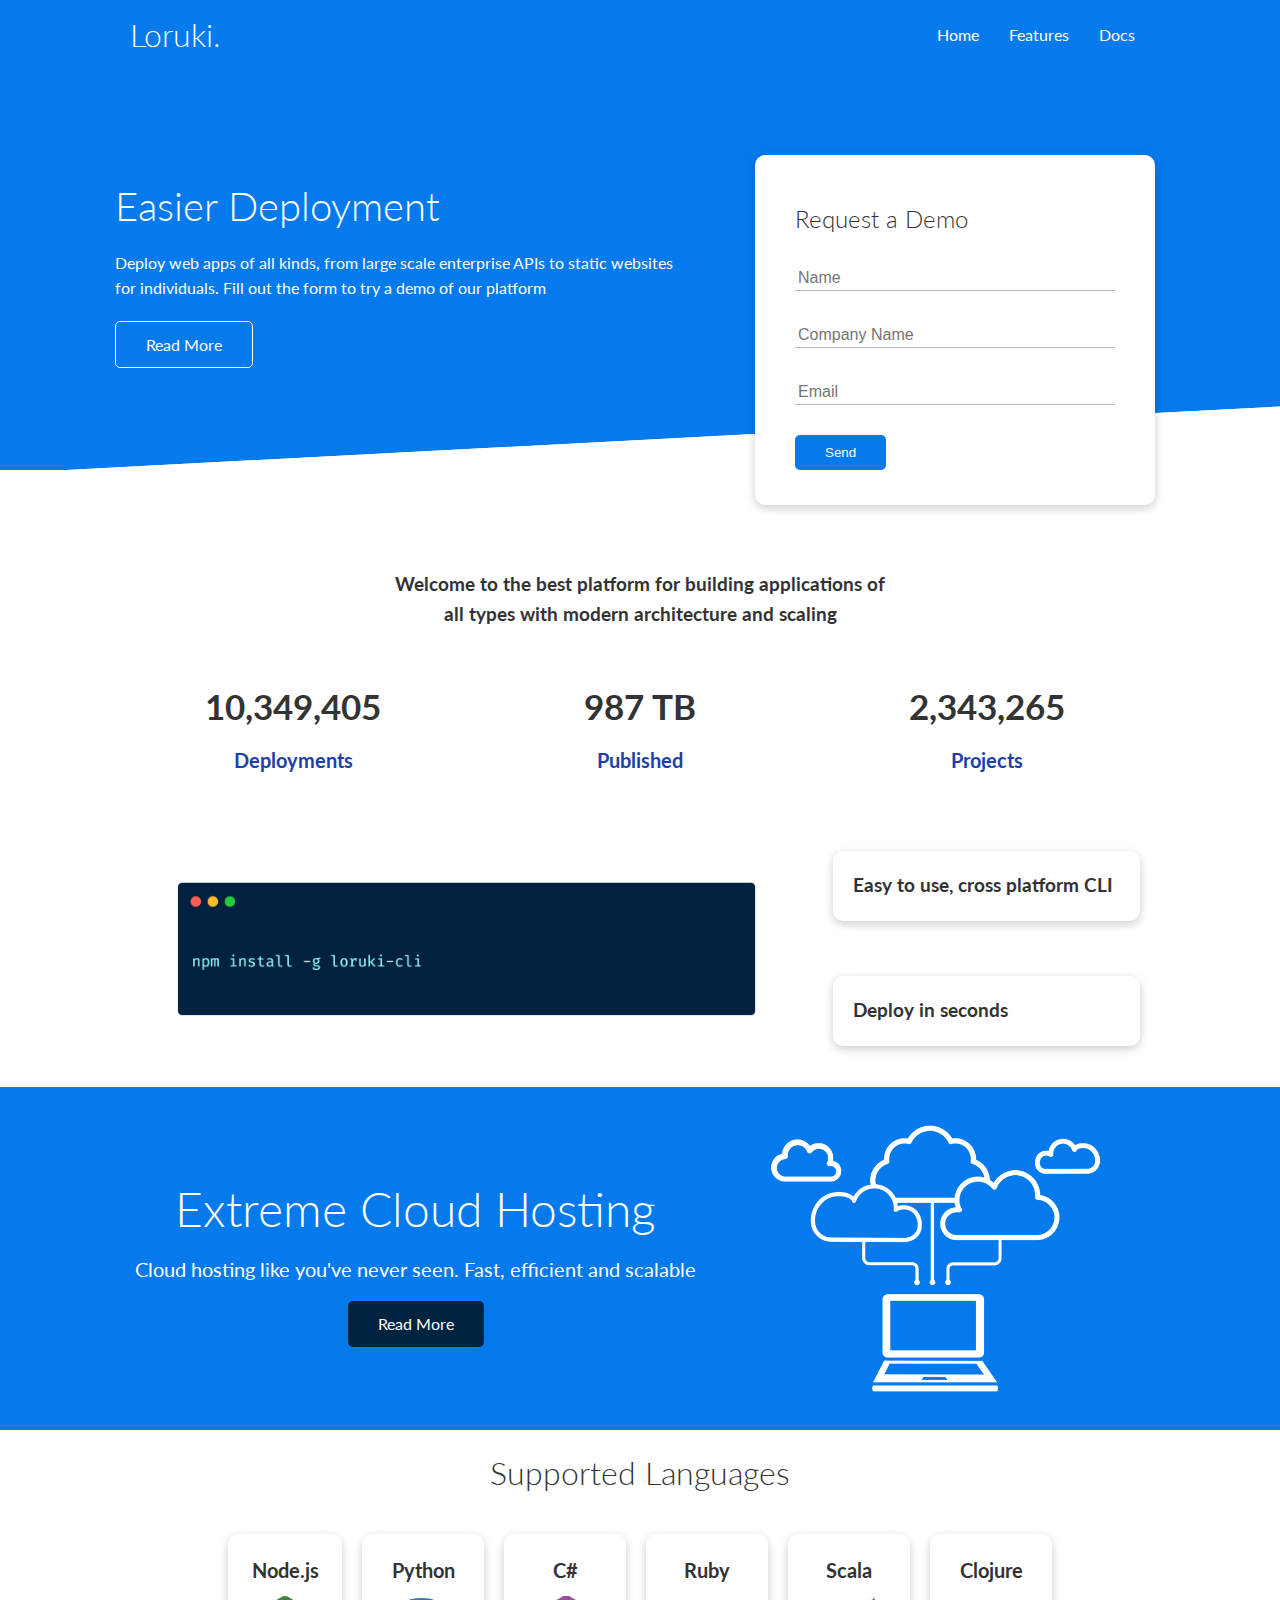
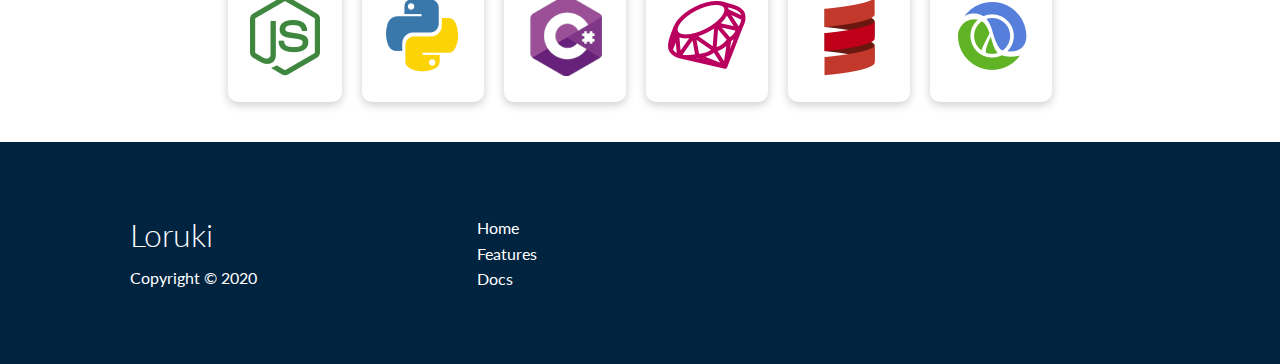
<file: index.html>
<!DOCTYPE html>
<html lang="en">
  <head>
    <meta charset="UTF-8" />
    <meta name="viewport" content="width=device-width, initial-scale=1.0" />
    <link
      rel="stylesheet"
      href="https://cdnjs.cloudflare.com/ajax/libs/font-awesome/6.4.2/css/all.min.css"
      integrity="sha512-z3gLpd7yknf1YoNbCzqRKc4qyor8gaKU1qmn+CShxbuBusANI9QpRohGBreCFkKxLhei6S9CQXFEbbKuqLg0DA=="
      crossorigin="anonymous"
      referrerpolicy="no-referrer"
    />
    <link rel="stylesheet" href="css/utilities.css" />
    <link rel="stylesheet" href="css/style.css" />
    <title>Loruki Site</title>
  </head>
  <body>
    <!-- Navbar -->
    <div class="navbar bg-primary">
      <!-- using a .contianer because we don't want this to stretch all the way from left edge to right edge -->
      <div class="container flex">
        <h1 class="logo">Loruki.</h1>
        <nav>
          <ul>
            <li><a href="index.html">Home</a></li>
            <li><a href="features.html">Features</a></li>
            <li><a href="docs.html">Docs</a></li>
          </ul>
        </nav>
      </div>
    </div>

    <!-- Showcase -->
    <section class="showcase bg-primary">
      <div class="container grid">
        <div class="showcase-text">
          <h1>Easier Deployment</h1>
          <p>
            Deploy web apps of all kinds, from large scale enterprise APIs to
            static websites for individuals. Fill out the form to try a demo of
            our platform
          </p>
          <a class="btn btn-outline" href="/features">Read More</a>
        </div>

        <div class="showcase-form card">
          <h2>Request a Demo</h2>
          <form
            name="contact"
            method="POST"
            netlify-honeypot="bot-field"
            data-netlify="true"
          >
            <input type="hidden" name="form-name" value="contact">
            <!-- <p class="hidden">
              <label
                >Don't fill this out if you're human: <input name="bot-field" />
              </label>
            </p> -->
            <div class="form-control">
              <input
                type="text"
                name="name"
                placeholder="Name"
                required=""
                wfd-id="id0"
              />
            </div>
            <div class="form-control">
              <input
                type="text"
                name="company"
                placeholder="Company Name"
                required=""
                wfd-id="id1"
              />
            </div>
            <div class="form-control">
              <input
                type="email"
                name="email"
                placeholder="Email"
                required=""
                wfd-id="id2"
              />
            </div>
            <input
              type="submit"
              value="Send"
              class="btn btn-primary"
              wfd-id="id3"
            />
          </form>
        </div>
      </div>
    </section>

    <!-- Stats -->
    <section class="stats">
      <div class="container">
        <h3 class="stats-heading text-center my-1">
          Welcome to the best platform for building applications of all types
          with modern architecture and scaling
        </h3>

        <div class="grid grid-3 text-center my-4">
          <div>
            <i class="fas fa-server fa-3x"></i>
            <h3>10,349,405</h3>
            <p class="text-secondary">Deployments</p>
          </div>
          <div>
            <i class="fas fa-upload fa-3x"></i>
            <h3>987 TB</h3>
            <p class="text-secondary">Published</p>
          </div>
          <div>
            <i class="fas fa-project-diagram fa-3x"></i>
            <h3>2,343,265</h3>
            <p class="text-secondary">Projects</p>
          </div>
        </div>
      </div>
    </section>

    <!-- Cli -->
    <section class="cli">
      <div class="container grid">
        <img src="images/cli.png" alt="" />
        <div class="card">
          <h3>Easy to use, cross platform CLI</h3>
        </div>
        <div class="card">
          <h3>Deploy in seconds</h3>
        </div>
      </div>
    </section>

    <!-- Cloud -->
    <section class="cloud bg-primary my-2 py-2">
      <div class="container grid">
        <div class="text-center">
          <h2 class="lg">Extreme Cloud Hosting</h2>
          <p class="lead my-1">
            Cloud hosting like you've never seen. Fast, efficient and scalable
          </p>
          <a class="btn btn-dark" href="/features">Read More</a>
        </div>
        <img src="images/cloud.png" alt="" />
      </div>
    </section>

    <!-- Languages -->
    <section class="languages">
      <h2 class="md text-center my-2">Supported Languages</h2>
      <div class="container flex">
        <div class="card">
          <h4>Node.js</h4>
          <img src="images/logos/node.png" alt="" />
        </div>
        <div class="card">
          <h4>Python</h4>
          <img src="images/logos/python.png" alt="" />
        </div>
        <div class="card">
          <h4>C#</h4>
          <img src="images/logos/csharp.png" alt="" />
        </div>
        <div class="card">
          <h4>Ruby</h4>
          <img src="images/logos/ruby.png" alt="" />
        </div>
        <div class="card">
          <h4>Scala</h4>
          <img src="images/logos/scala.png" alt="" />
        </div>
        <div class="card">
          <h4>Clojure</h4>
          <img src="images/logos/clojure.png" alt="" />
        </div>
      </div>
    </section>

    <!-- Footer -->
    <footer class="footer bg-dark py-5">
      <div class="container grid grid-3">
        <div>
          <h1>Loruki</h1>
          <p>Copyright © 2020</p>
        </div>
        <nav>
          <ul>
            <li><a href="index.html">Home</a></li>
            <li><a href="features.html">Features</a></li>
            <li><a href="docs.html">Docs</a></li>
          </ul>
        </nav>
        <div class="social">
          <a href="#"><i class="fab fa-github fa-2x"></i></a>
          <a href="#"><i class="fab fa-facebook fa-2x"></i></a>
          <a href="#"><i class="fab fa-instagram fa-2x"></i></a>
          <a href="#"><i class="fab fa-twitter fa-2x"></i></a>
        </div>
      </div>
    </footer>
  </body>
</html>
</file>
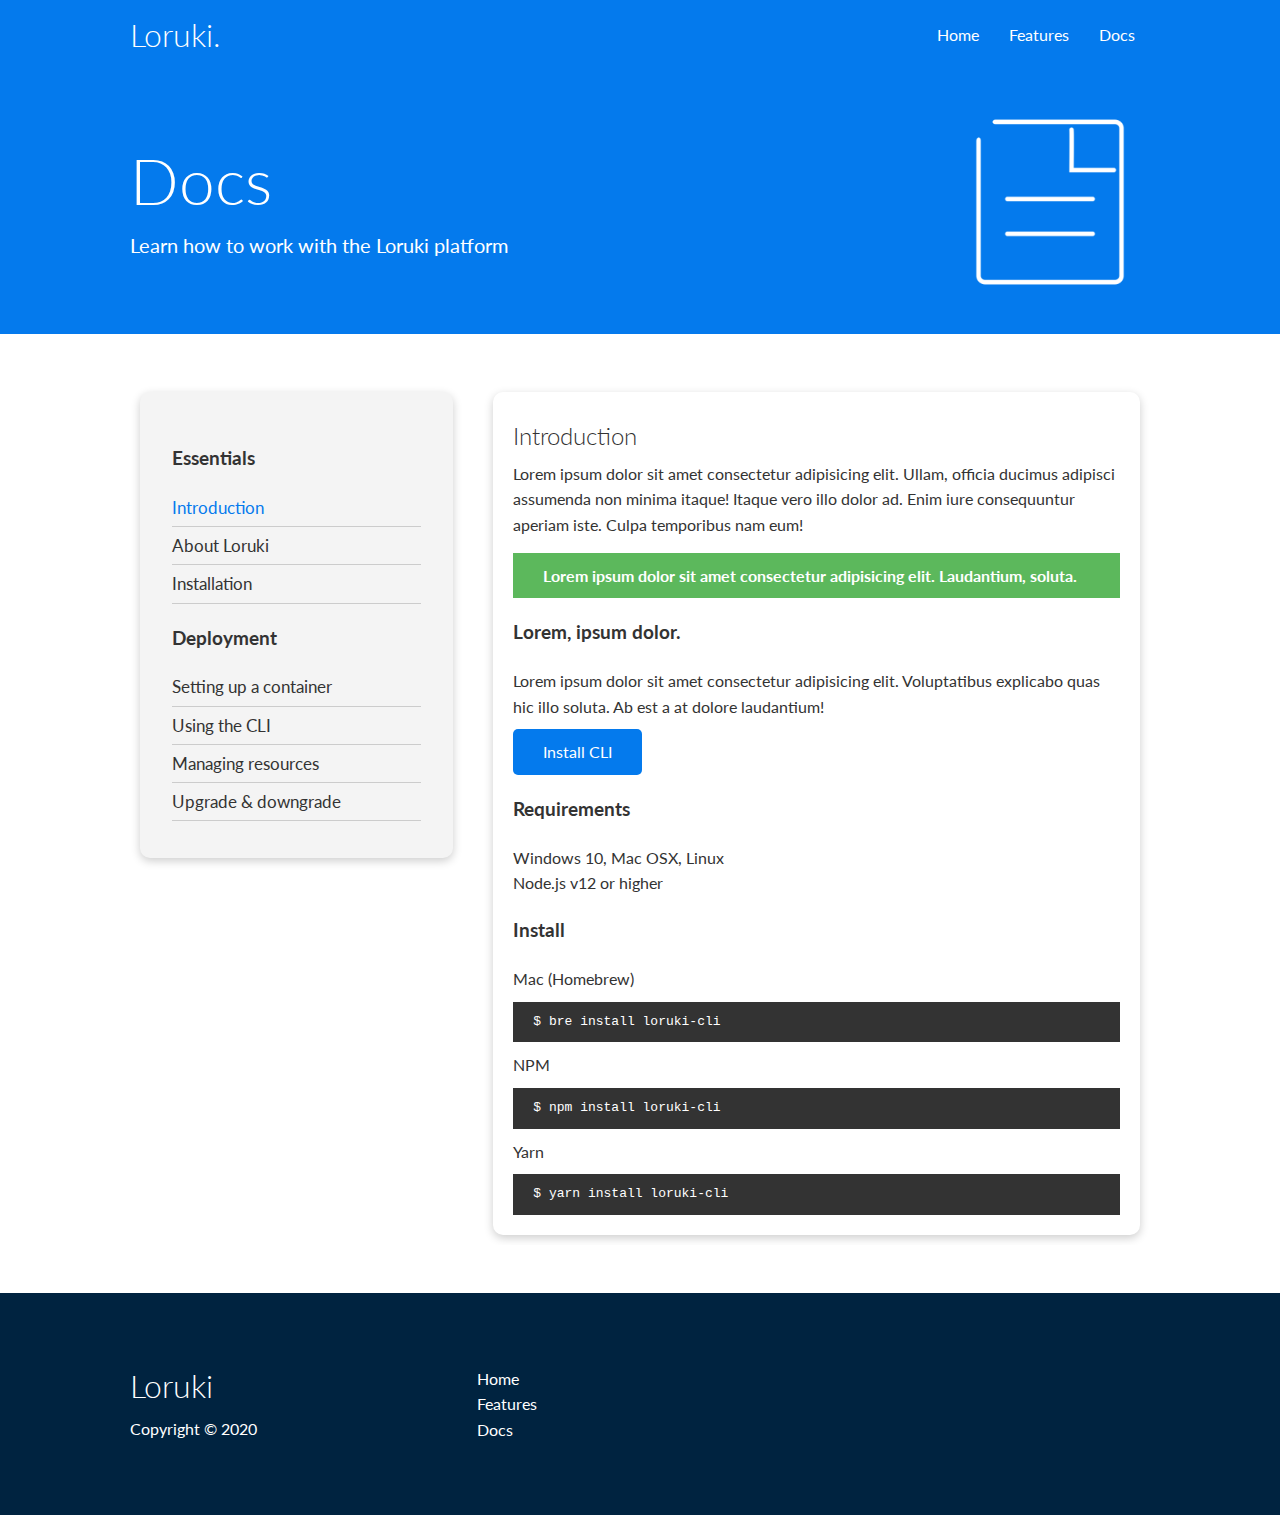
<file: docs.html>
<!DOCTYPE html>
<html lang="en">
  <head>
    <meta charset="UTF-8" />
    <meta name="viewport" content="width=device-width, initial-scale=1.0" />
    <link
      rel="stylesheet"
      href="https://cdnjs.cloudflare.com/ajax/libs/font-awesome/6.4.2/css/all.min.css"
      integrity="sha512-z3gLpd7yknf1YoNbCzqRKc4qyor8gaKU1qmn+CShxbuBusANI9QpRohGBreCFkKxLhei6S9CQXFEbbKuqLg0DA=="
      crossorigin="anonymous"
      referrerpolicy="no-referrer"
    />
    <link rel="stylesheet" href="css/utilities.css" />
    <link rel="stylesheet" href="css/style.css" />
    <title>Loruki Site</title>
  </head>
  <body>
    <!-- Navbar -->
    <div class="navbar bg-primary">
      <div class="container flex">
        <h1 class="logo">Loruki.</h1>
        <nav>
          <ul>
            <li><a href="index.html">Home</a></li>
            <li><a href="features.html">Features</a></li>
            <li><a href="docs.html">Docs</a></li>
          </ul>
        </nav>
      </div>
    </div>

    <!-- Head -->
    <section class="docs-head bg-primary py-3">
      <div class="container grid">
        <div>
          <h1 class="xl">Docs</h1>
          <p class="lead">Learn how to work with the Loruki platform</p>
        </div>
        <img src="images/docs.png" alt="" />
      </div>
    </section>

    <!-- Docs main -->
    <section class="docs-main my-4">
      <div class="container grid">
        <div class="card bg-light p-3">
          <h3 class="my-2">Essentials</h3>
          <nav>
            <ul>
              <li><a class="text-primary" href="#">Introduction</a></li>
              <li><a href="#">About Loruki</a></li>
              <li><a href="#">Installation</a></li>
            </ul>
          </nav>

          <h3 class="my-2">Deployment</h3>
          <nav>
            <ul>
              <li><a href="#">Setting up a container</a></li>
              <li><a href="#">Using the CLI</a></li>
              <li><a href="#">Managing resources</a></li>
              <li><a href="#">Upgrade & downgrade</a></li>
            </ul>
          </nav>
        </div>
        <div class="card">
          <h2>Introduction</h2>
          <p>
            Lorem ipsum dolor sit amet consectetur adipisicing elit. Ullam,
            officia ducimus adipisci assumenda non minima itaque! Itaque vero
            illo dolor ad. Enim iure consequuntur aperiam iste. Culpa temporibus
            nam eum!
          </p>

          <div class="alert alert-success">
            <i class="fas fa-info"></i> Lorem ipsum dolor sit amet consectetur
            adipisicing elit. Laudantium, soluta.
          </div>

          <h3>Lorem, ipsum dolor.</h3>
          <p>
            Lorem ipsum dolor sit amet consectetur adipisicing elit.
            Voluptatibus explicabo quas hic illo soluta. Ab est a at dolore
            laudantium!
          </p>
          <a href="#" class="btn btn-primary">Install CLI</a>

          <h3>Requirements</h3>
          <ul>
            <li>Windows 10, Mac OSX, Linux</li>
            <li>Node.js v12 or higher</li>
          </ul>

          <h3>Install</h3>
          <p>Mac (Homebrew)</p>
          <pre><code>$ bre install loruki-cli</code></pre>
          <p>NPM</p>
          <pre><code>$ npm install loruki-cli</code></pre>
          <p>Yarn</p>
          <pre><code>$ yarn install loruki-cli</code></pre>
        </div>
      </div>
    </section>

    <!-- Footer -->
    <footer class="footer bg-dark py-5">
      <div class="container grid grid-3">
        <div>
          <h1>Loruki</h1>
          <p>Copyright © 2020</p>
        </div>
        <nav>
          <ul>
            <li><a href="index.html">Home</a></li>
            <li><a href="features.html">Features</a></li>
            <li><a href="docs.html">Docs</a></li>
          </ul>
        </nav>
        <div class="social">
          <a href="#"><i class="fab fa-github fa-2x"></i></a>
          <a href="#"><i class="fab fa-facebook fa-2x"></i></a>
          <a href="#"><i class="fab fa-instagram fa-2x"></i></a>
          <a href="#"><i class="fab fa-twitter fa-2x"></i></a>
        </div>
      </div>
    </footer>
  </body>
</html>
</file>
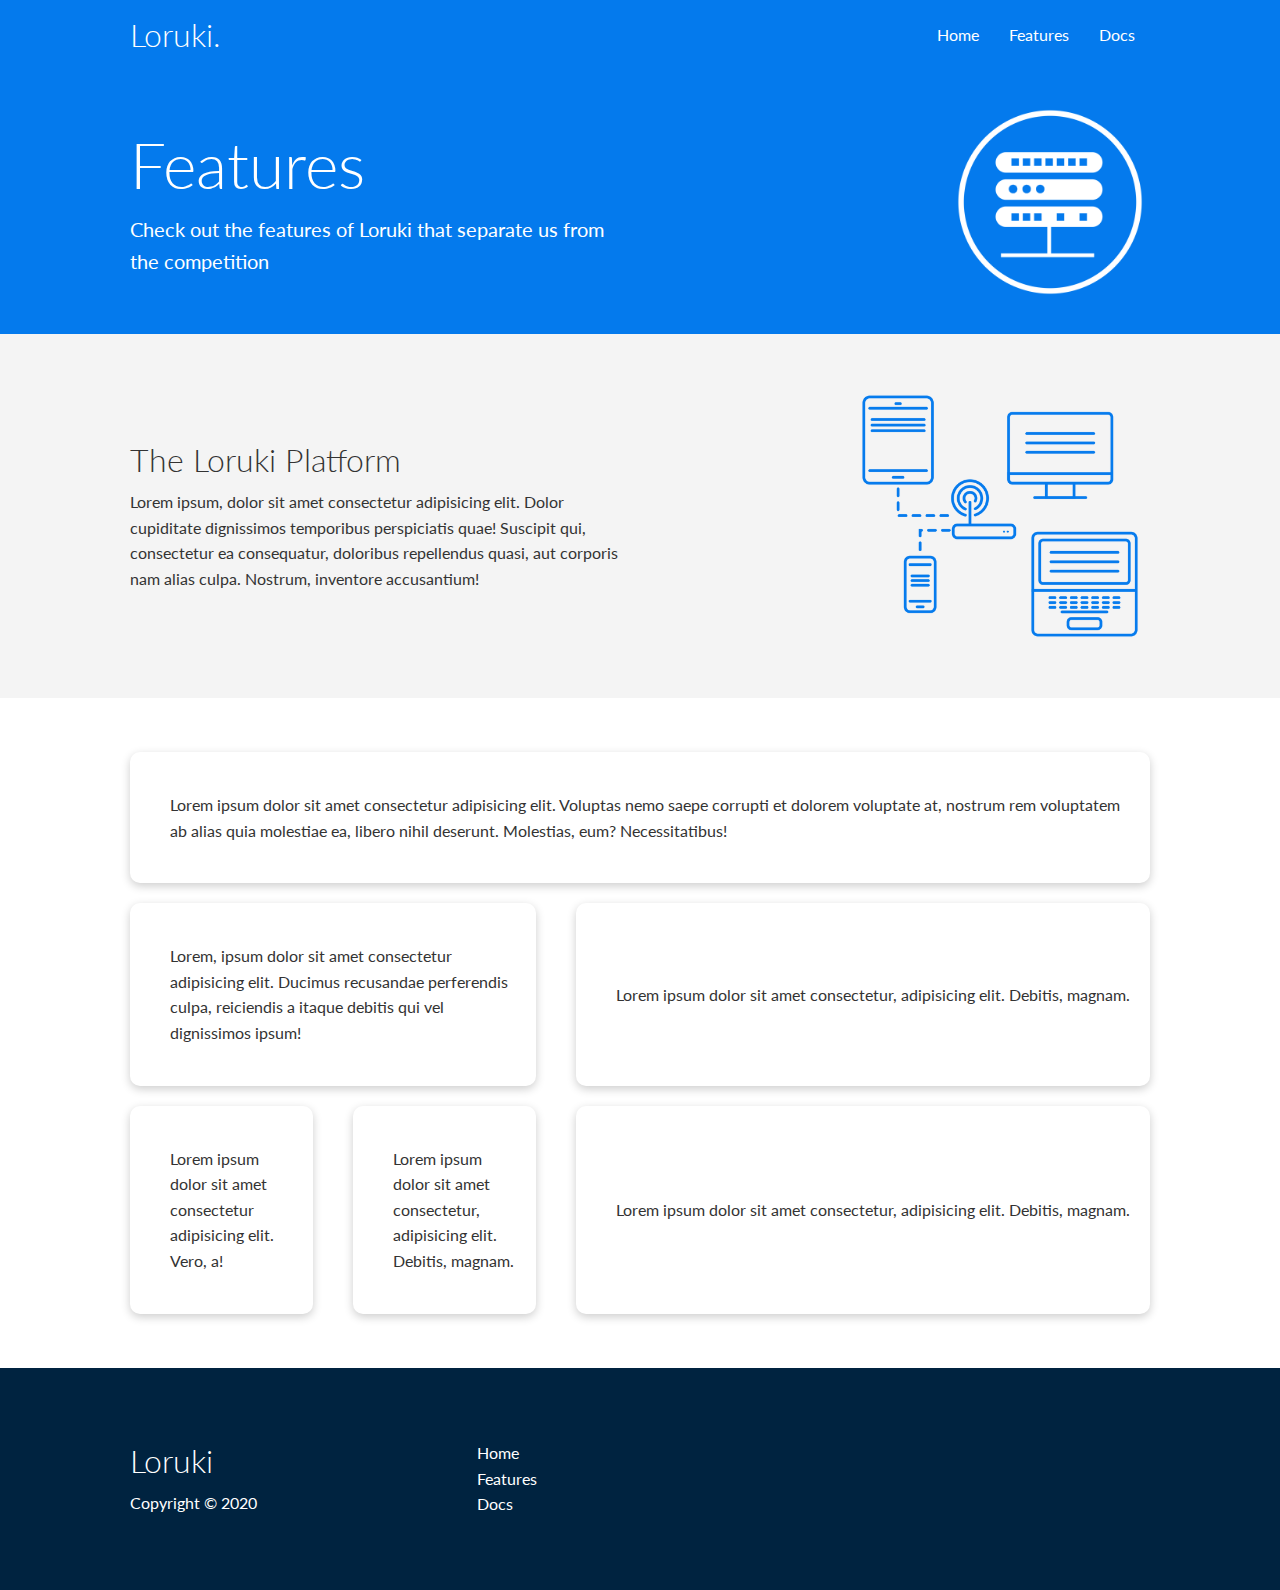
<file: features.html>
<!DOCTYPE html>
<html lang="en">
  <head>
    <meta charset="UTF-8" />
    <meta name="viewport" content="width=device-width, initial-scale=1.0" />
    <link
      rel="stylesheet"
      href="https://cdnjs.cloudflare.com/ajax/libs/font-awesome/6.4.2/css/all.min.css"
      integrity="sha512-z3gLpd7yknf1YoNbCzqRKc4qyor8gaKU1qmn+CShxbuBusANI9QpRohGBreCFkKxLhei6S9CQXFEbbKuqLg0DA=="
      crossorigin="anonymous"
      referrerpolicy="no-referrer"
    />
    <link rel="stylesheet" href="css/utilities.css" />
    <link rel="stylesheet" href="css/style.css" />
    <title>Loruki Site</title>
  </head>
  <body>
    <!-- Navbar -->
    <div class="navbar bg-primary">
      <div class="container flex">
        <h1 class="logo">Loruki.</h1>
        <nav>
          <ul>
            <li><a href="index.html">Home</a></li>
            <li><a href="features.html">Features</a></li>
            <li><a href="docs.html">Docs</a></li>
          </ul>
        </nav>
      </div>
    </div>

    <!-- Head -->
    <section class="features-head bg-primary py-3">
      <div class="container grid">
        <div>
          <h1 class="xl">Features</h1>
          <p class="lead">
            Check out the features of Loruki that separate us from the
            competition
          </p>
        </div>
        <img src="images/server.png" alt="" />
      </div>
    </section>

    <!-- Features -->
    <section class="features-sub-head bg-light py-3">
      <div class="container grid">
        <div>
          <h1 class="md">The Loruki Platform</h1>
          <p>
            Lorem ipsum, dolor sit amet consectetur adipisicing elit. Dolor
            cupiditate dignissimos temporibus perspiciatis quae! Suscipit qui,
            consectetur ea consequatur, doloribus repellendus quasi, aut
            corporis nam alias culpa. Nostrum, inventore accusantium!
          </p>
        </div>
        <img src="images/server2.png" alt="" />
      </div>
    </section>

    <section class="features-main my-2">
      <div class="container grid">
        <div class="card flex">
          <i class="fas fa-server fa-3x"></i>
          <p>
            Lorem ipsum dolor sit amet consectetur adipisicing elit. Voluptas
            nemo saepe corrupti et dolorem voluptate at, nostrum rem voluptatem
            ab alias quia molestiae ea, libero nihil deserunt. Molestias, eum?
            Necessitatibus!
          </p>
        </div>
        <div class="card flex">
          <i class="fas fa-network-wired fa-3x"></i>
          <p>
            Lorem, ipsum dolor sit amet consectetur adipisicing elit. Ducimus
            recusandae perferendis culpa, reiciendis a itaque debitis qui vel
            dignissimos ipsum!
          </p>
        </div>
        <div class="card flex">
          <i class="fas fa-laptop-code fa-3x"></i>
          <p>
            Lorem ipsum dolor sit amet consectetur, adipisicing elit. Debitis,
            magnam.
          </p>
        </div>
        <div class="card flex">
          <i class="fas fa-database fa-3x"></i>
          <p>
            Lorem ipsum dolor sit amet consectetur adipisicing elit. Vero, a!
          </p>
        </div>
        <div class="card flex">
          <i class="fas fa-power-off fa-3x"></i>
          <p>
            Lorem ipsum dolor sit amet consectetur, adipisicing elit. Debitis,
            magnam.
          </p>
        </div>
        <div class="card flex">
          <i class="fas fa-upload fa-3x"></i>
          <p>
            Lorem ipsum dolor sit amet consectetur, adipisicing elit. Debitis,
            magnam.
          </p>
        </div>
      </div>
    </section>

    <!-- Footer -->
    <footer class="footer bg-dark py-5">
      <div class="container grid grid-3">
        <div>
          <h1>Loruki</h1>
          <p>Copyright © 2020</p>
        </div>
        <nav>
          <ul>
            <li><a href="index.html">Home</a></li>
            <li><a href="features.html">Features</a></li>
            <li><a href="docs.html">Docs</a></li>
          </ul>
        </nav>
        <div class="social">
          <a href="#"><i class="fab fa-github fa-2x"></i></a>
          <a href="#"><i class="fab fa-facebook fa-2x"></i></a>
          <a href="#"><i class="fab fa-instagram fa-2x"></i></a>
          <a href="#"><i class="fab fa-twitter fa-2x"></i></a>
        </div>
      </div>
    </footer>
  </body>
</html>
</file>
<file: css/utilities.css>
.container {
  max-width: 1100px;
  margin: 0 auto;
  overflow: hidden; /* so that the h1, which has a margin, doesn't push the contianer down anymore or anything else that might spill over gets hidden*/
  padding: 0 40px; /* so that the contianer doesn't stretch all the way from left to rigt edges even if hte screen size is smaller than 1100 pxs */
}

.card {
  background-color: #fff;
  color: #333;
  border-radius: 10px;
  box-shadow: 0 3px 10px rgba(0, 0, 0, 0.2);
  padding: 20px;
  margin: 10px;
}

.btn {
  display: inline-block;
  padding: 10px 30px;
  cursor: pointer;
  background: var(--primary-clr);
  color: #fff;
  border: none;
  border-radius: 5px;
}

.btn-outline {
  background-color: transparent;
  border: 1px #fff solid;
}

.btn:hover {
  transform: scale(0.98);
}

/* Backgrounds & colored buttons */
.bg-primary,
.btn-primary {
  background-color: var(--primary-clr);
  color: white;
}

.bg-secondary,
.btn-secondary {
  background-color: var(--secondary-clr);
  color: white;
}

.bg-dark,
.btn-dark {
  background-color: var(--dark-clr);
  color: white;
}

.bg-light,
.btn-light {
  background-color: var(--light-clr);
  color: #333;
}

.bg-primary a,
.btn-primary a,
.bg-secondary a,
.btn-secondary a,
.bg-dark a,
.btn-dark a {
  color: #fff;
}

/* Text colors */
.text-primary {
  color: var(--primary-clr);
}

.text-secondary {
  color: var(--secondary-clr);
}

.text-dark {
  color: var(--dark-clr);
}

.text-light {
  color: var(--light-clr);
}

/* Text sizes */
.lead {
  /* meant for paragraphs and stuff */
  font-size: 20px;
}

.sm {
  font-size: 1rem;
}

.md {
  font-size: 2rem;
}

.lg {
  font-size: 3rem;
}

.xl {
  font-size: 4rem;
}

.text-center {
  text-align: center;
}

/* Alert */
.alert {
  background-color: var(--light-clr);
  padding: 10px 20px;
  font-weight: bold;
  margin: 15px 0;
}

.alert i {
  margin-right: 10px;
}

.alert-success {
  background-color: var(--success-clr);
  color: #fff;
}

.alert-error {
  background-color: var(--error-clr);
  color: #fff;
}

.flex {
  display: flex;
  justify-content: center;
  align-items: center;
  height: 100%;
}

.grid {
  display: grid;
  grid-template-columns: repeat(2, 1fr);
  gap: 20px;
  justify-content: center;
  align-items: center;
  height: 100%; /* make it the 100% of the .showcase element's height*/
}

.grid-3 {
  grid-template-columns: repeat(3, 1fr);
}

/* we can just use my and py for putting padding amd margin on every element we want without having to target that element using a more specific class name when all we want is just margin and padding, that's why we don't have to use these classes if we're already gonna be targeting that element like with the .showcase-form */
/* Margin */
.my-1 {
  margin: 1rem 0;
}

.my-2 {
  margin: 1.5rem 0;
}

.my-3 {
  margin: 2rem 0;
}

.my-4 {
  margin: 3rem 0;
}

.my-5 {
  margin: 4rem 0;
}

.m-1 {
  margin: 1rem;
}

.m-2 {
  margin: 1.5rem;
}

.m-3 {
  margin: 2rem;
}

.m-4 {
  margin: 3rem;
}

.m-5 {
  margin: 4rem;
}

/* Padding */
.py-1 {
  padding: 1rem 0;
}

.py-2 {
  padding: 1.5rem 0;
}

.py-3 {
  padding: 2rem 0;
}

.py-4 {
  padding: 3rem 0;
}

.py-5 {
  padding: 4rem 0;
}

.p-1 {
  padding: 1rem;
}

.p-2 {
  padding: 1.5rem;
}

.p-3 {
  padding: 2rem;
}

.p-4 {
  padding: 3rem;
}

.p-5 {
  padding: 4rem;
}
</file>
<file: css/style.css>
@import url("https://fonts.googleapis.com/css2?family=Lato:wght@300&family=Roboto&display=swap");

:root {
  --primary-clr: #047aed;
  --secondary-clr: #1c3fa8;
  --dark-clr: #002340;
  --light-clr: #f4f4f4;
  --success-clr: #5cb85c;
  --error-clr: #d9534f;
}

/* GENERAL */
* {
  box-sizing: border-box;
  margin: 0;
  padding: 0;
}

body {
  font-family: "Lato", sans-serif;
  color: #333;
  line-height: 1.6;
}

ul {
  list-style: none;
}

a {
  text-decoration: none;
  color: #333;
}

h1,
h2 {
  font-weight: 300;
  line-height: 1.2;
  margin: 10px 0;
}

p {
  margin: 10px 0;
}

img {
  width: 100%;
}

code,
pre {
  background: #333;
  color: #fff;
  padding: 10px;
}

.hidden {
  visibility: hidden;
  height: 0;
}

/* Navbar */
.navbar {
  height: 70px;
}

.navbar a {
  color: #fff;
  padding: 10px;
  margin: 0 5px;
}

.navbar ul {
  display: flex;
}

.navbar a:hover {
  border-bottom: 2px #fff solid;
}

.navbar .flex {
  justify-content: space-between;
}

/* Showcase */
.showcase {
  height: 400px;
  position: relative;
}

.showcase h1 {
  font-size: 40px;
}

.showcase p {
  margin: 20px 0;
}

.showcase .grid {
  grid-template-columns: 55% 45%;
  gap: 30px;
  overflow: visible;
}

.showcase-text {
  animation: sliderInFromLeft 1s ease-in;
}

.showcase-form {
  position: relative;
  top: 60px; /* so that the card is pushed down a bit and overflows */
  height: 350px;
  width: 400px;
  padding: 40px;
  z-index: 100;
  justify-self: flex-end;
  animation: sliderInFromRight 1s ease-in;
}

.showcase-form .form-control {
  margin: 30px 0;
}

.showcase-form input[type="text"],
.showcase-form input[type="email"] {
  border: none;
  border-bottom: 1px solid #b4becb;
  width: 100%;
  padding: 3px;
  font-size: 16px;
}

.showcase-form input:focus {
  outline: none;
}

.showcase::before, /* adding a slant */
.showcase::after {
  content: "";
  position: absolute;
  height: 100px;
  bottom: -70px;
  right: 0;
  left: 0;
  background-color: #fff;
  transform: skewY(-3deg);
  /* to make sure that the transform works on all browsers. do we need this??? */
  -webkit-transform: skewY(-3deg); /* chrome, safari */
  -moz-transform: skewY(-3deg); /* mozilla */
  -ms-transform: skewY(-3deg); /* internet explorer */
}

/* Stats */
.stats {
  padding-top: 100px;
  animation: sliderInFromBottom 1s ease-in;
}

.stats-heading {
  max-width: 500px;
  margin: auto;
}

.stats .grid h3 {
  font-size: 35px;
}

.stats .grid p {
  font-size: 20px;
  font-weight: bold;
}

/* Cli */
.cli .grid {
  grid-template-columns: repeat(3, 1fr);
  grid-template-rows: repeat(2, 1fr);
}

/* selects anything that's the 1st child of the .grid element */
.cli .grid > *:first-child {
  grid-column: 1 / span 2;
  grid-row: 1 / span 2;
}

/* Cloud */
.cloud .grid {
  grid-template-columns: 4fr 3fr;
}

/* Languages */

.languages .flex {
  flex-wrap: wrap;
}

.languages .card {
  text-align: center; /* assigning text-align: center just because there's too many cards to do this manually */
  margin: 18px 10px 40px; /* assigning margin here instead of using my because we want very specific margins here*/
  transition: transform 0.2s ease;
}

.languages .card h4 {
  font-size: 20px;
  margin-bottom: 10px;
}

.languages .card:hover {
  transform: translateY(-15px);
}

/* Features */
.features-head img,
.docs-head img {
  width: 200px;
  justify-self: flex-end;
}

.features-sub-head img {
  width: 300px;
  justify-self: flex-end;
}

.features-main .card > i {
  margin-right: 20px;
}

.features-main .grid {
  padding: 30px;
}

.features-main .grid > *:first-child {
  grid-column: 1 / span 3;
}

.features-main .grid > *:nth-child(2) {
  grid-column: 1 / span 2;
}

/* Docs */
.docs-main h3 {
  margin: 20px 0;
}

.docs-main .grid {
  grid-template-columns: 1fr 2fr;
  align-items: flex-start;
}

.docs-main nav li {
  font-size: 17px;
  padding-bottom: 5px;
  margin-bottom: 5px;
  border-bottom: 1px #ccc solid;
}

.docs-main nav li:hover {
  font-weight: bold;
}

/* Footer */
.footer .social a {
  margin: 0 10px;
}

/* Animations */
@keyframes sliderInFromLeft {
  0% {
    transform: translateX(-100%);
  }

  100% {
    transform: translateX(0);
  }
}

@keyframes sliderInFromRight {
  0% {
    transform: translateX(100%);
  }

  100% {
    transform: translateX(0);
  }
}

@keyframes sliderInFromTop {
  0% {
    transform: translateY(-100%);
  }

  100% {
    transform: translateX(0);
  }
}

@keyframes sliderInFromBottom {
  0% {
    transform: translateY(100%);
  }

  100% {
    transform: translateX(0);
  }
}

/* Tablets and under */
@media (max-width: 900px) {
  .grid,
  .showcase .grid,
  .stats .grid,
  .cli .grid,
  .cloud .grid,
  .features-main .grid,
  .docs-main .grid {
    grid-template-columns: 1fr;
    grid-template-rows: 1fr;
  }

  .showcase {
    height: auto;
  }

  .showcase-text {
    text-align: center;
    margin-top: 40px;
    animation: sliderInFromTop 1s ease-in;
  }

  .showcase-form {
    justify-self: center;
    margin: auto;
    animation: sliderInFromBottom 1s ease-in;
  }

  .cli .grid > *:first-child {
    grid-column: 1;
    grid-row: 1;
  }

  .features-head,
  .features-sub-head,
  .docs-head {
    text-align: center;
  }

  .features-head img,
  .features-sub-head img,
  .docs-head img {
    justify-self: center;
  }

  .features-main .grid > *:first-child,
  .features-main .grid > *:nth-child(2) {
    grid-column: 1;
  }
}

/* Mobile */
@media (max-width: 500px) {
  .navbar {
    height: 110px;
  }

  .navbar .flex {
    flex-direction: column;
  }

  .navbar ul {
    padding: 10px;
    background-color: rgba(0, 0, 0, 0.1);
  }
}
</file>
